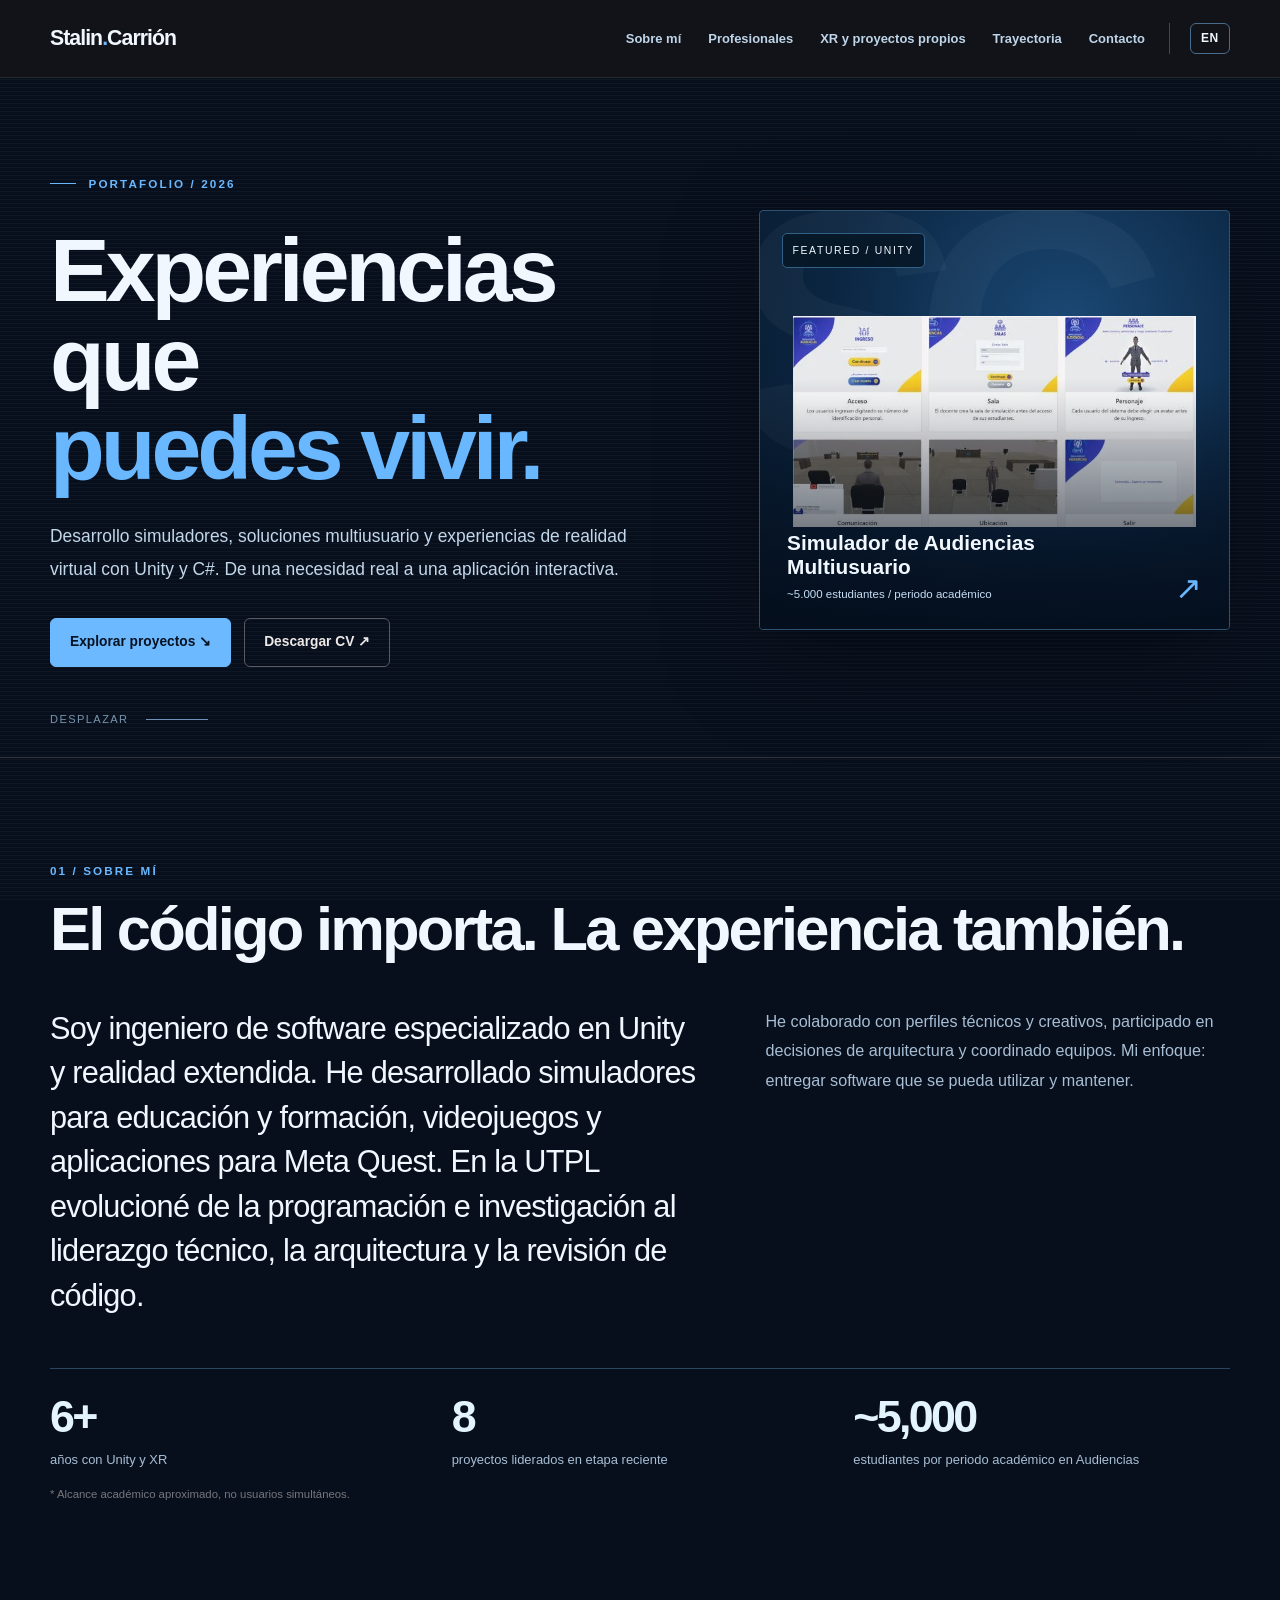
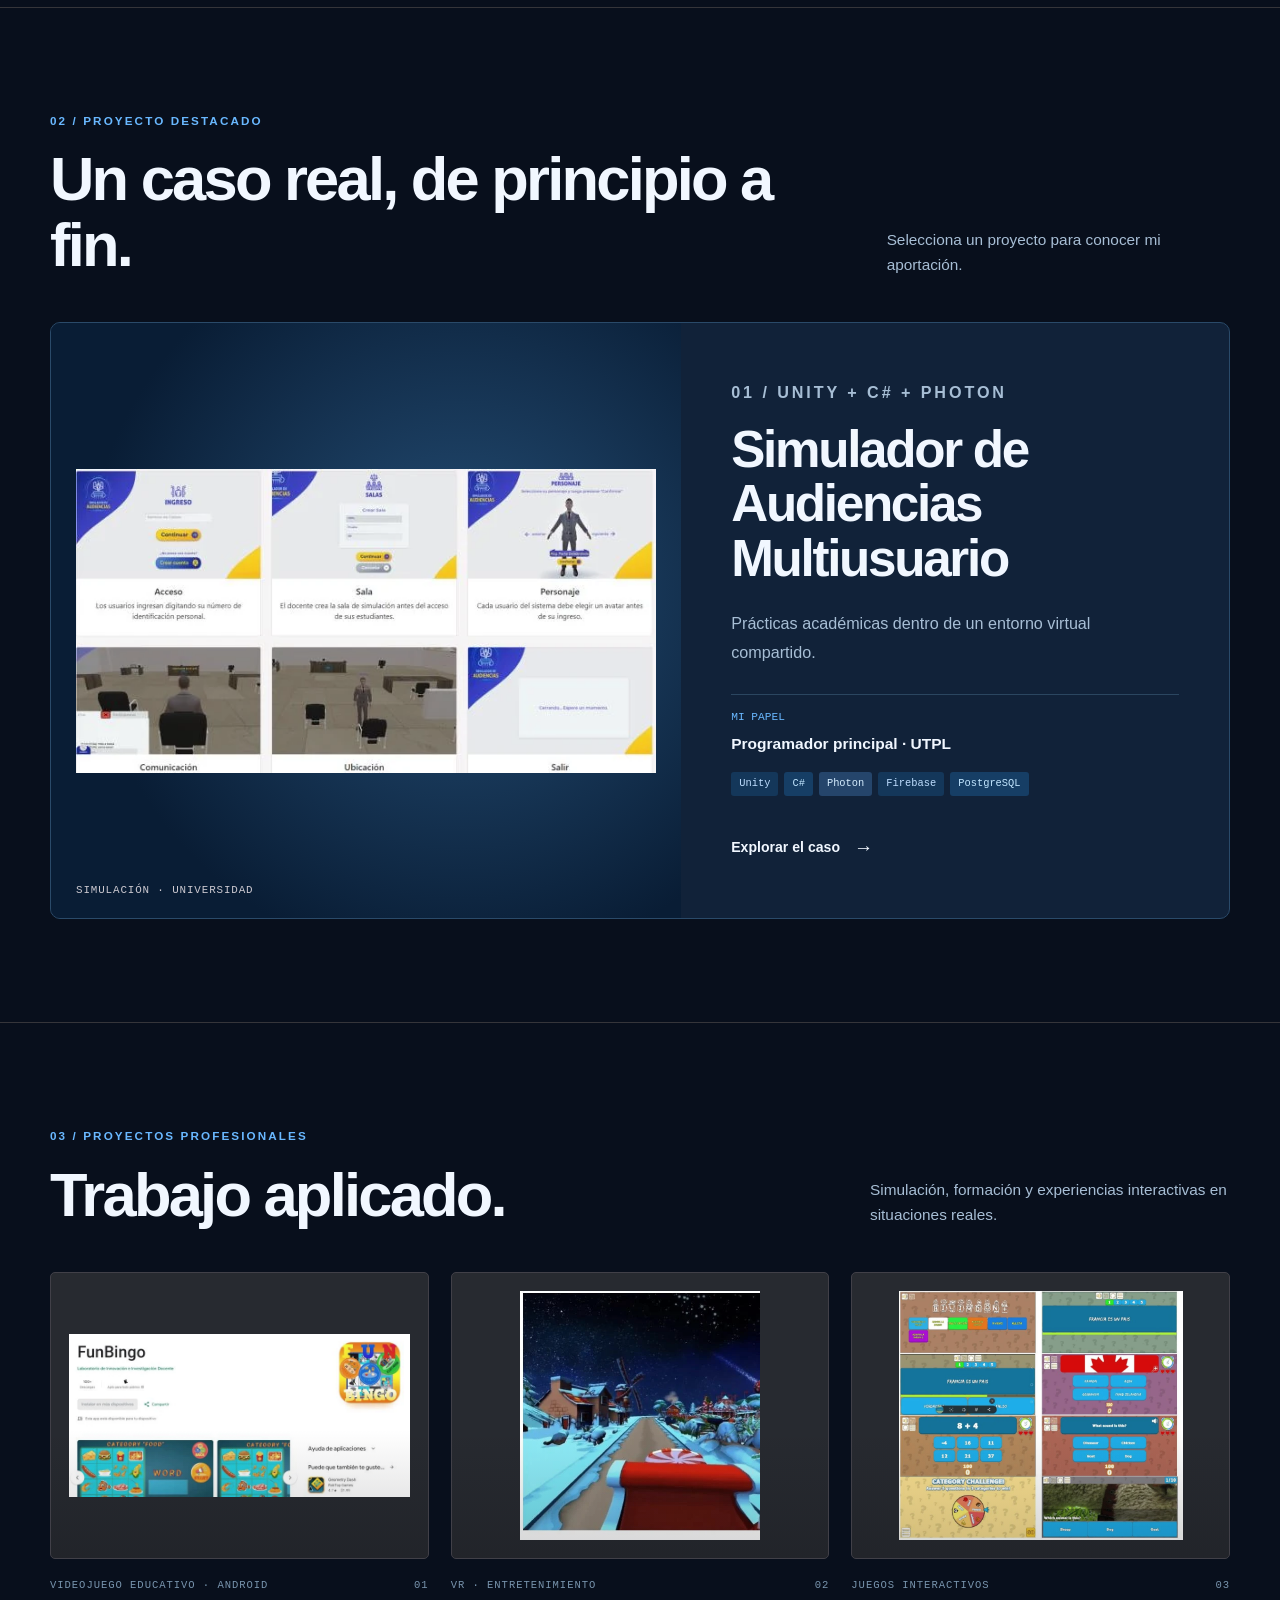
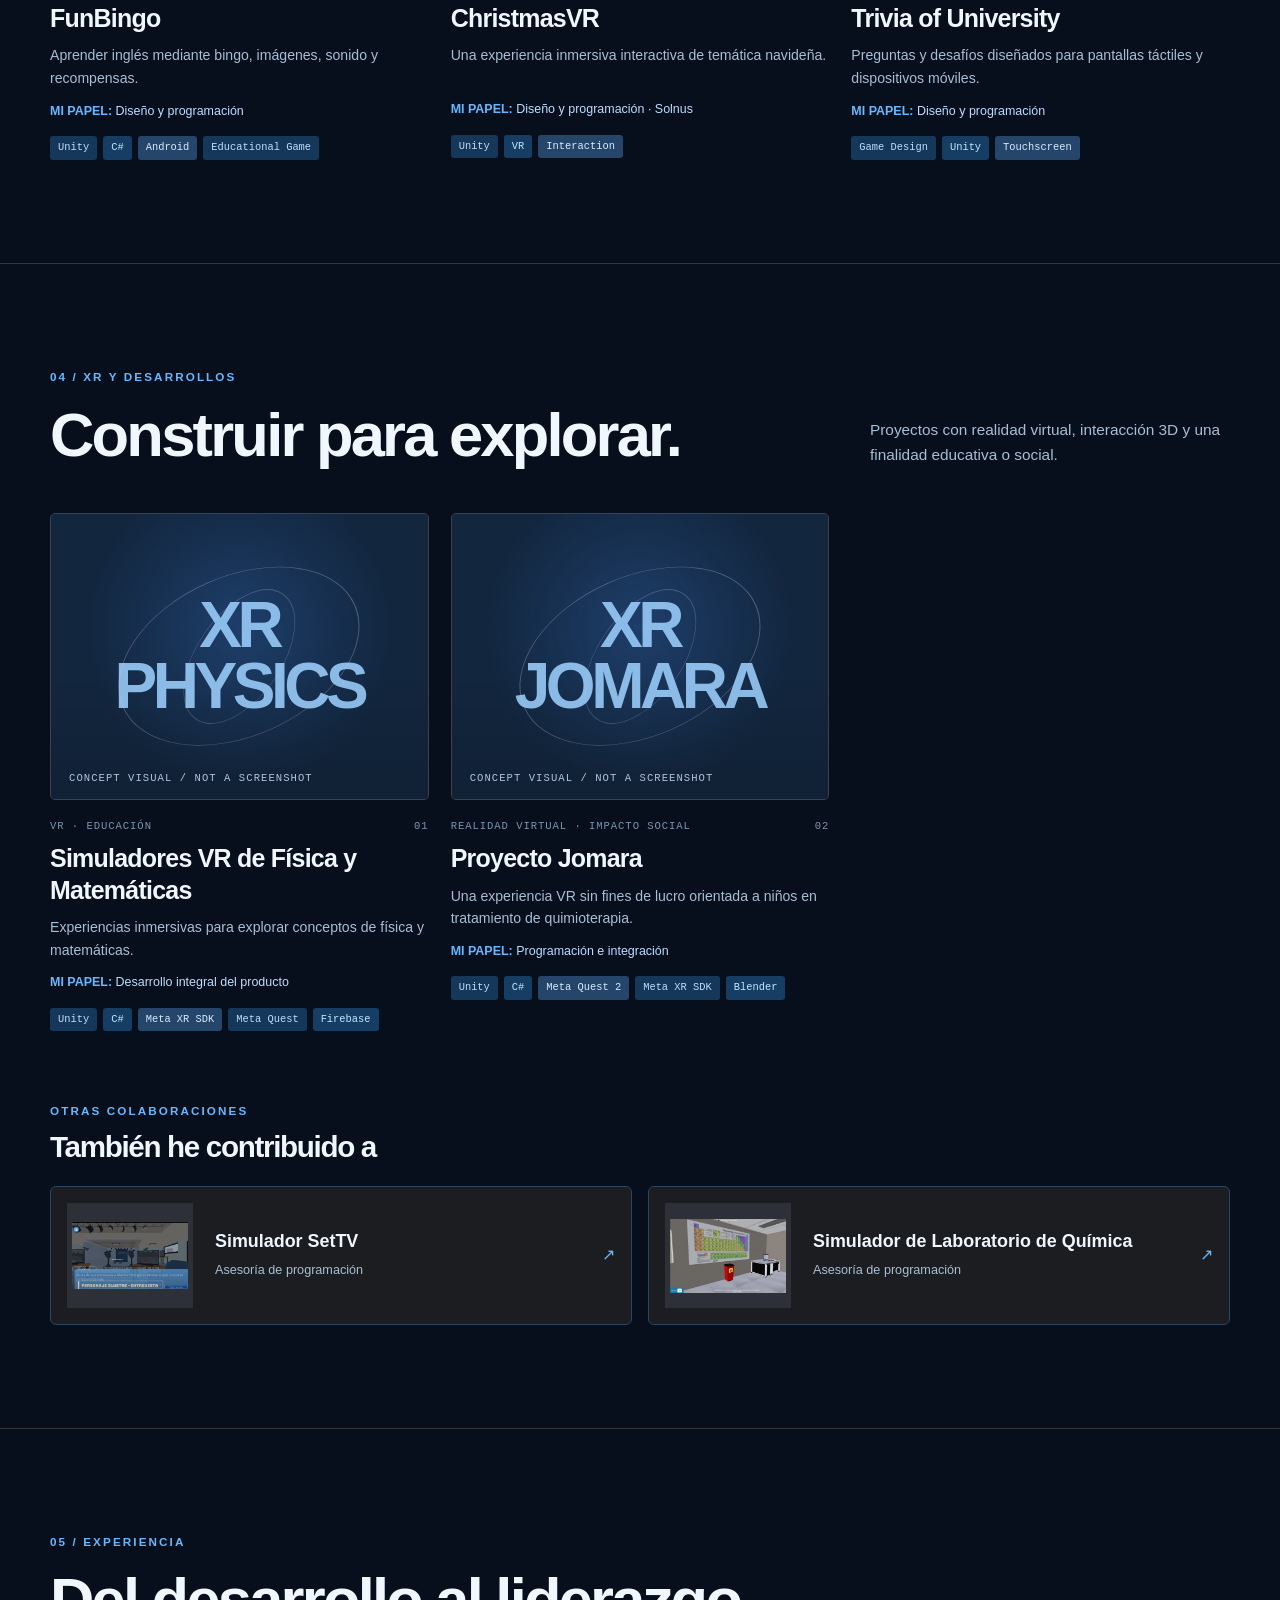
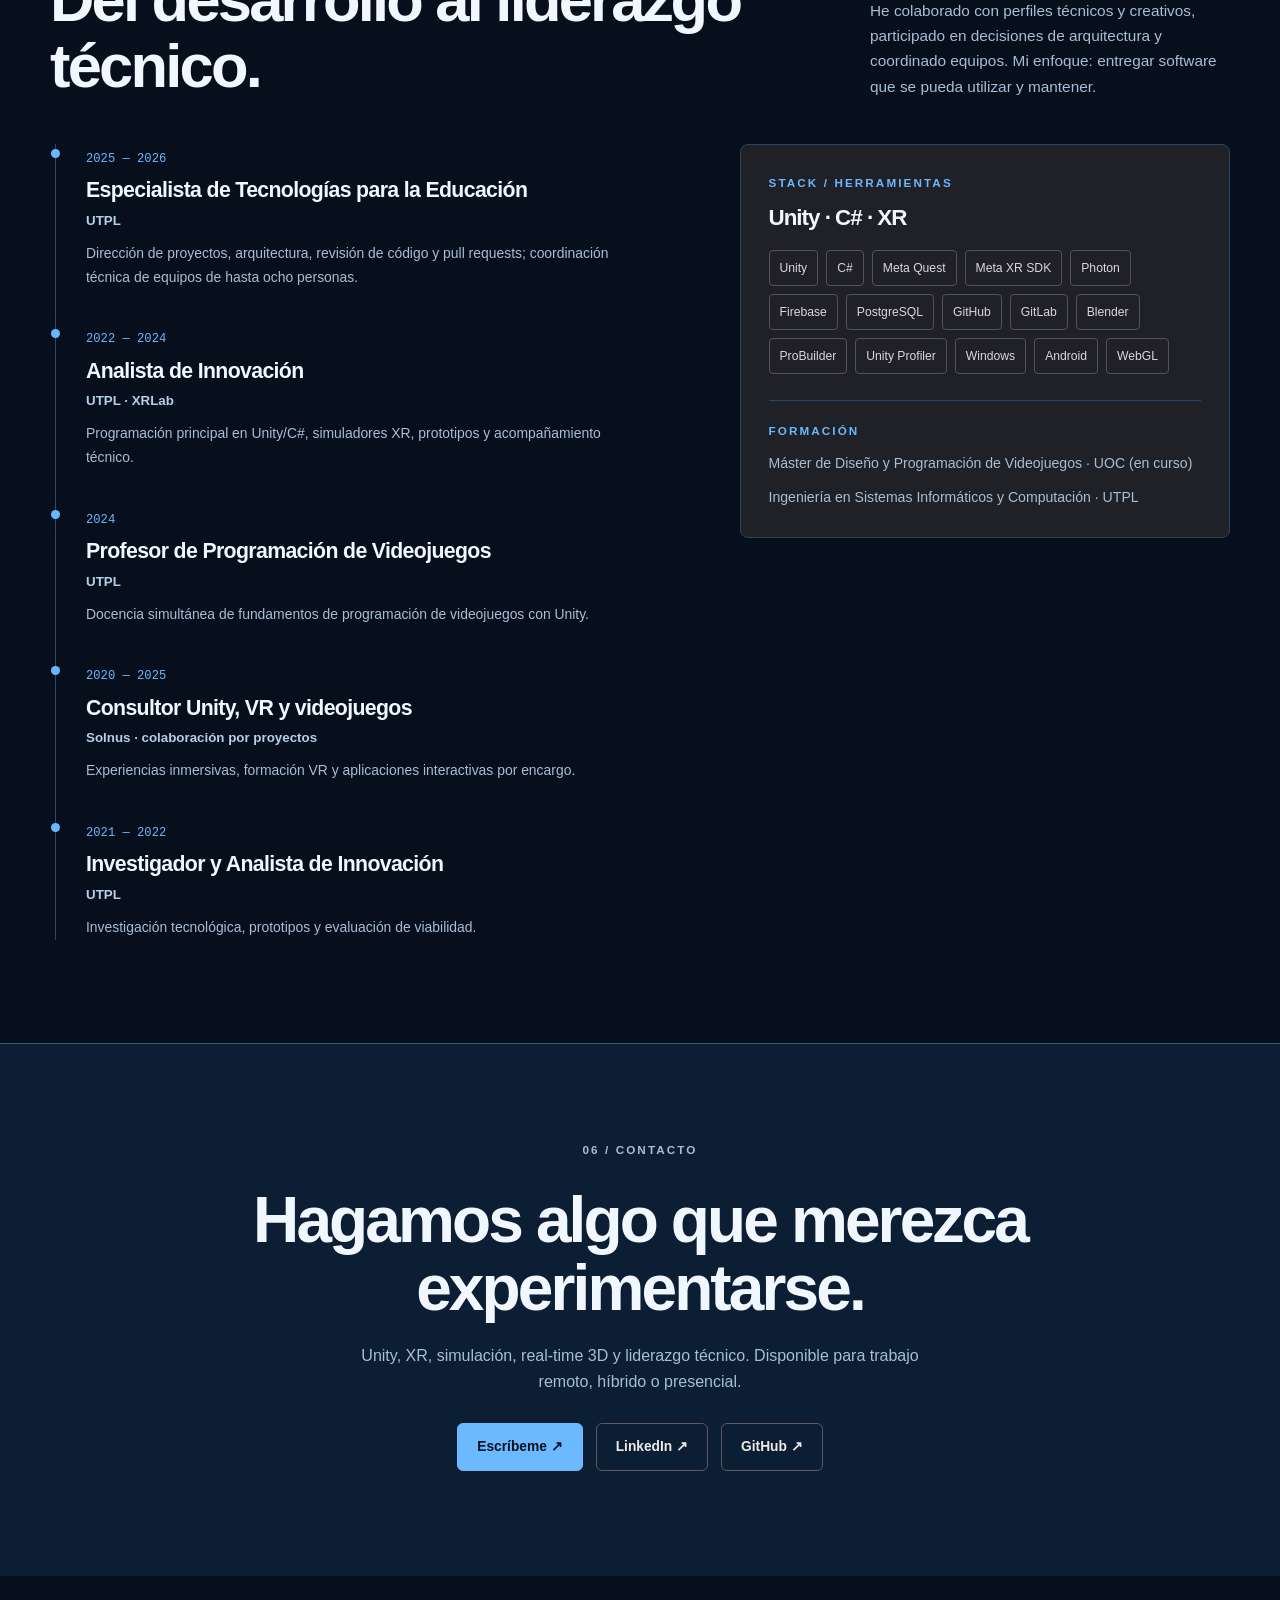
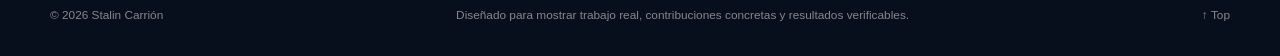
<file: index.html>
<!doctype html>
<html lang="es">
<head>
  <meta charset="utf-8">
  <meta name="viewport" content="width=device-width,initial-scale=1">
  <meta name="theme-color" content="#141518">
  <meta name="description" content="Desarrollo Unity y XR, simulación multiusuario y realidad virtual para Meta Quest. Portafolio de Stalin Carrión con casos técnicos detallados.">
  <meta property="og:type" content="website">
  <meta property="og:title" content="Stalin Carrión | Unity & XR Developer">
  <meta property="og:description" content="Desarrollo Unity y XR, simulación multiusuario y realidad virtual para Meta Quest. Portafolio de Stalin Carrión con casos técnicos detallados.">
  <meta property="og:url" content="https://stalinfcc.github.io/stalin-carrion/">
  <meta property="og:image" content="https://stalinfcc.github.io/stalin-carrion/assets/img/audiencias.webp">
  <link rel="canonical" href="https://stalinfcc.github.io/stalin-carrion/">
  <link rel="alternate" hreflang="es" href="https://stalinfcc.github.io/stalin-carrion/">
  <link rel="alternate" hreflang="en" href="https://stalinfcc.github.io/stalin-carrion/en.html">
  <title>Stalin Carrión | Unity & XR Developer</title>
  <link rel="stylesheet" href="portfolio.css">
</head>
<body data-page="home">
  <div id="site-root"></div>
  <noscript><main style="max-width:860px;margin:60px auto;padding:24px;color:white;font:20px system-ui">
    <h1>Stalin Carrión — Unity & XR Developer</h1>
    <p>Desarrollo simuladores multiusuario, videojuegos educativos y experiencias de realidad virtual con Unity y C#.</p>
    <p><a style="color:#cfbcff" href="mailto:stalinfcc96@gmail.com">stalinfcc96@gmail.com</a> · <a style="color:#cfbcff" href="assets/CV_Stalin_Carrion.pdf">CV PDF</a></p>
  </main></noscript>
  <script src="config.js"></script>
  <script src="portfolio-data.js"></script>
  <script src="portfolio.js"></script>
</body>
</html>
</file>
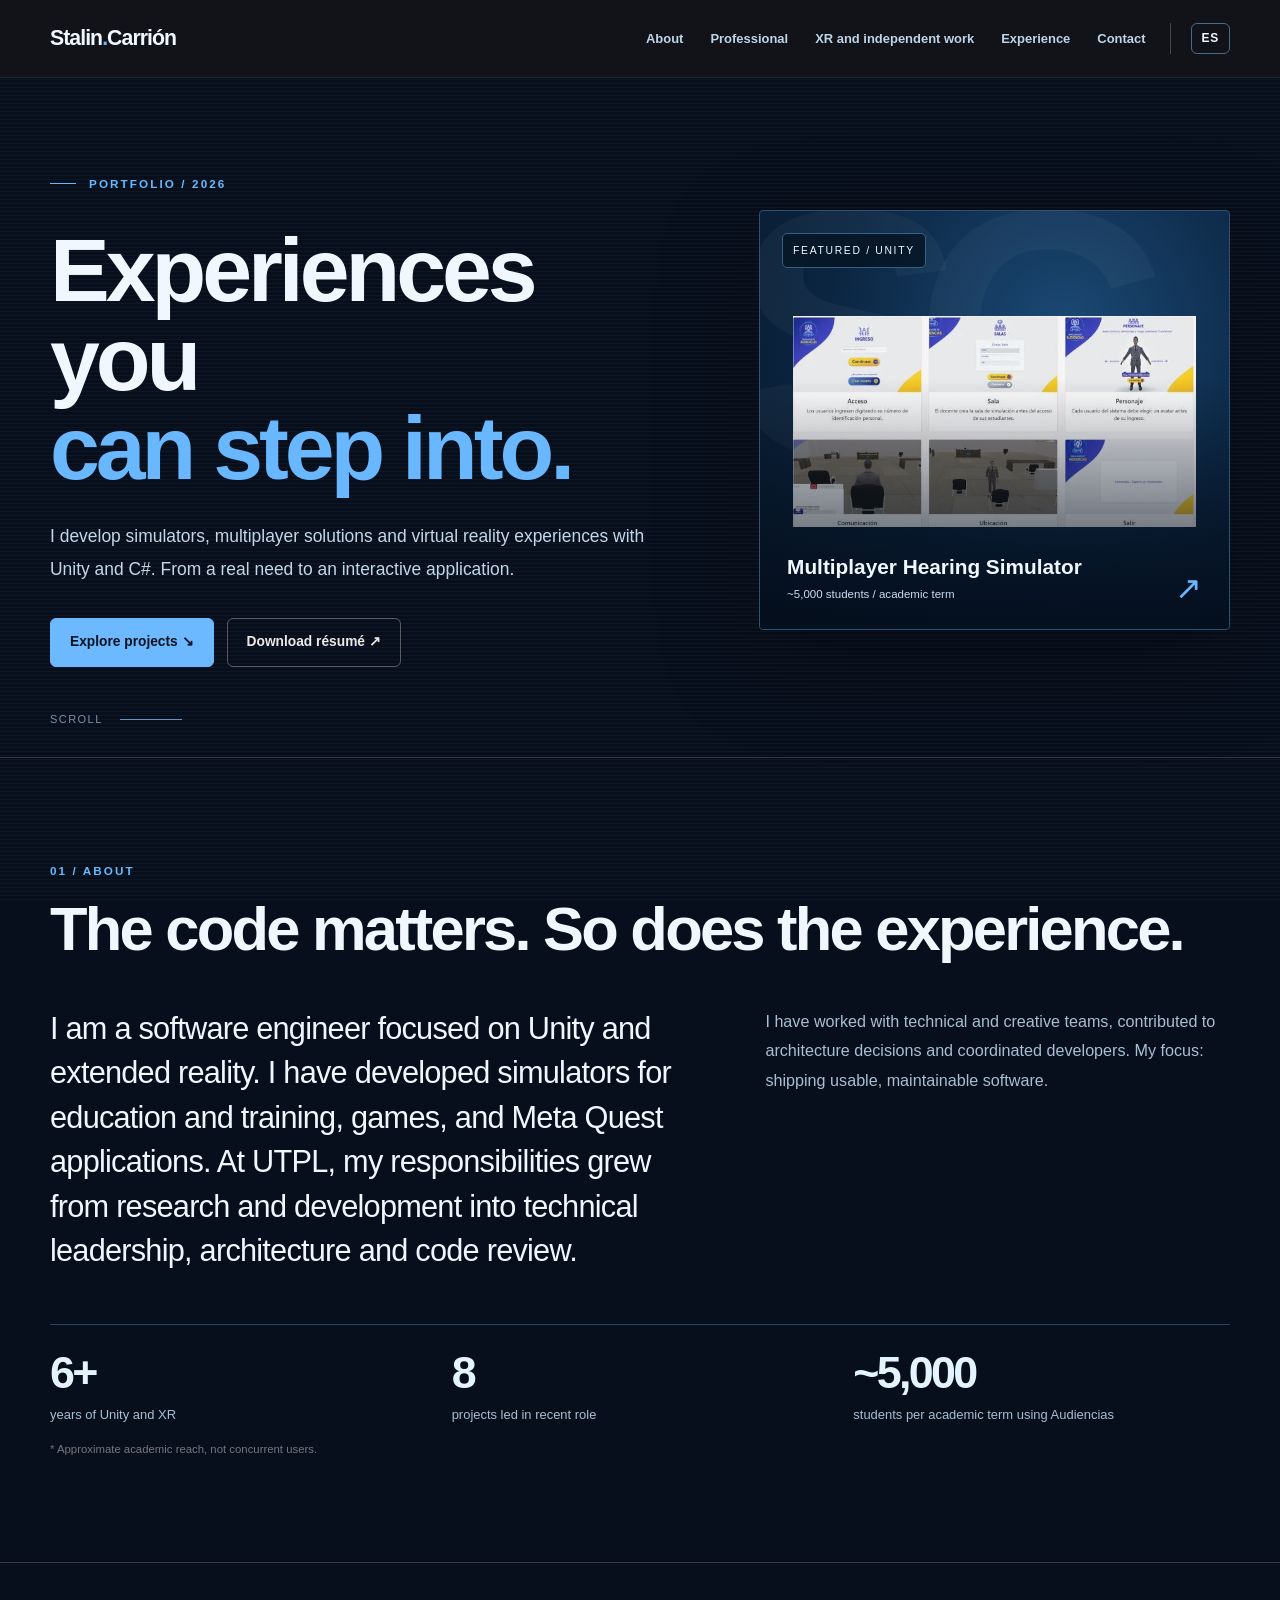
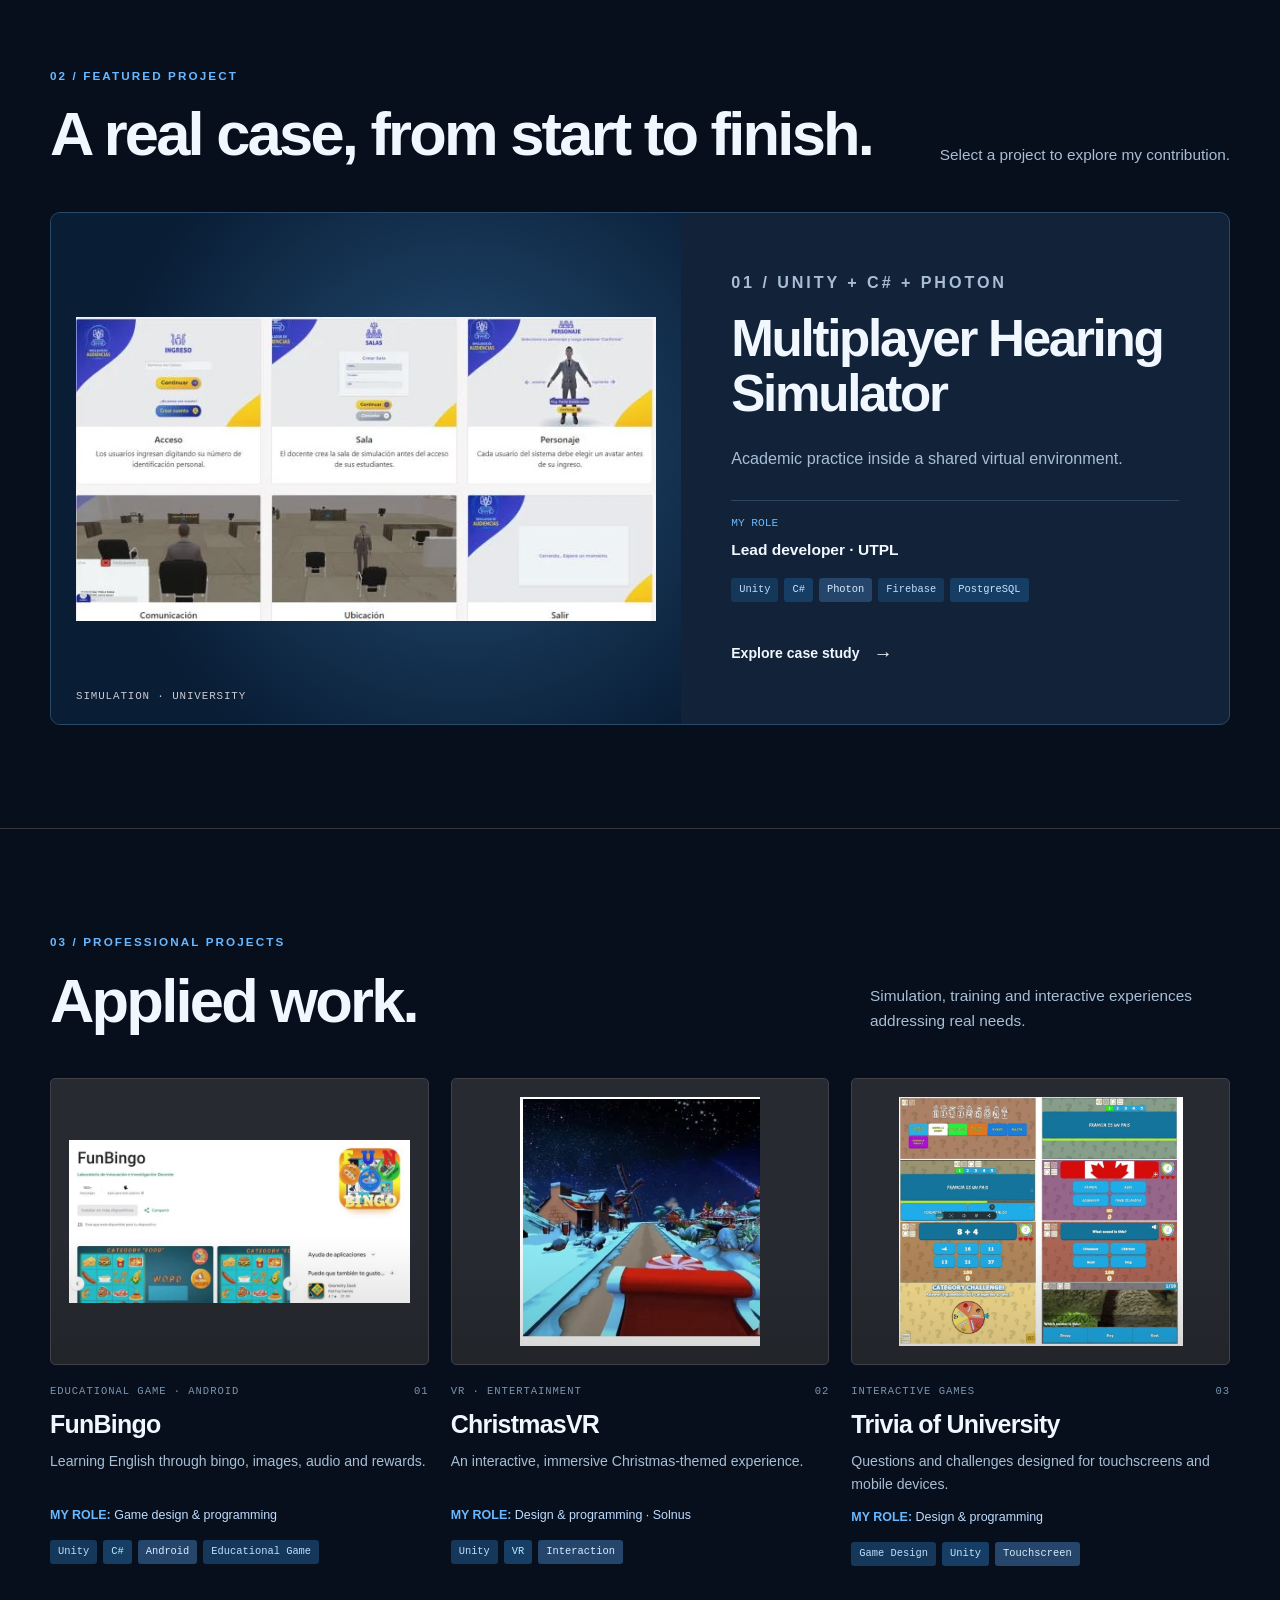
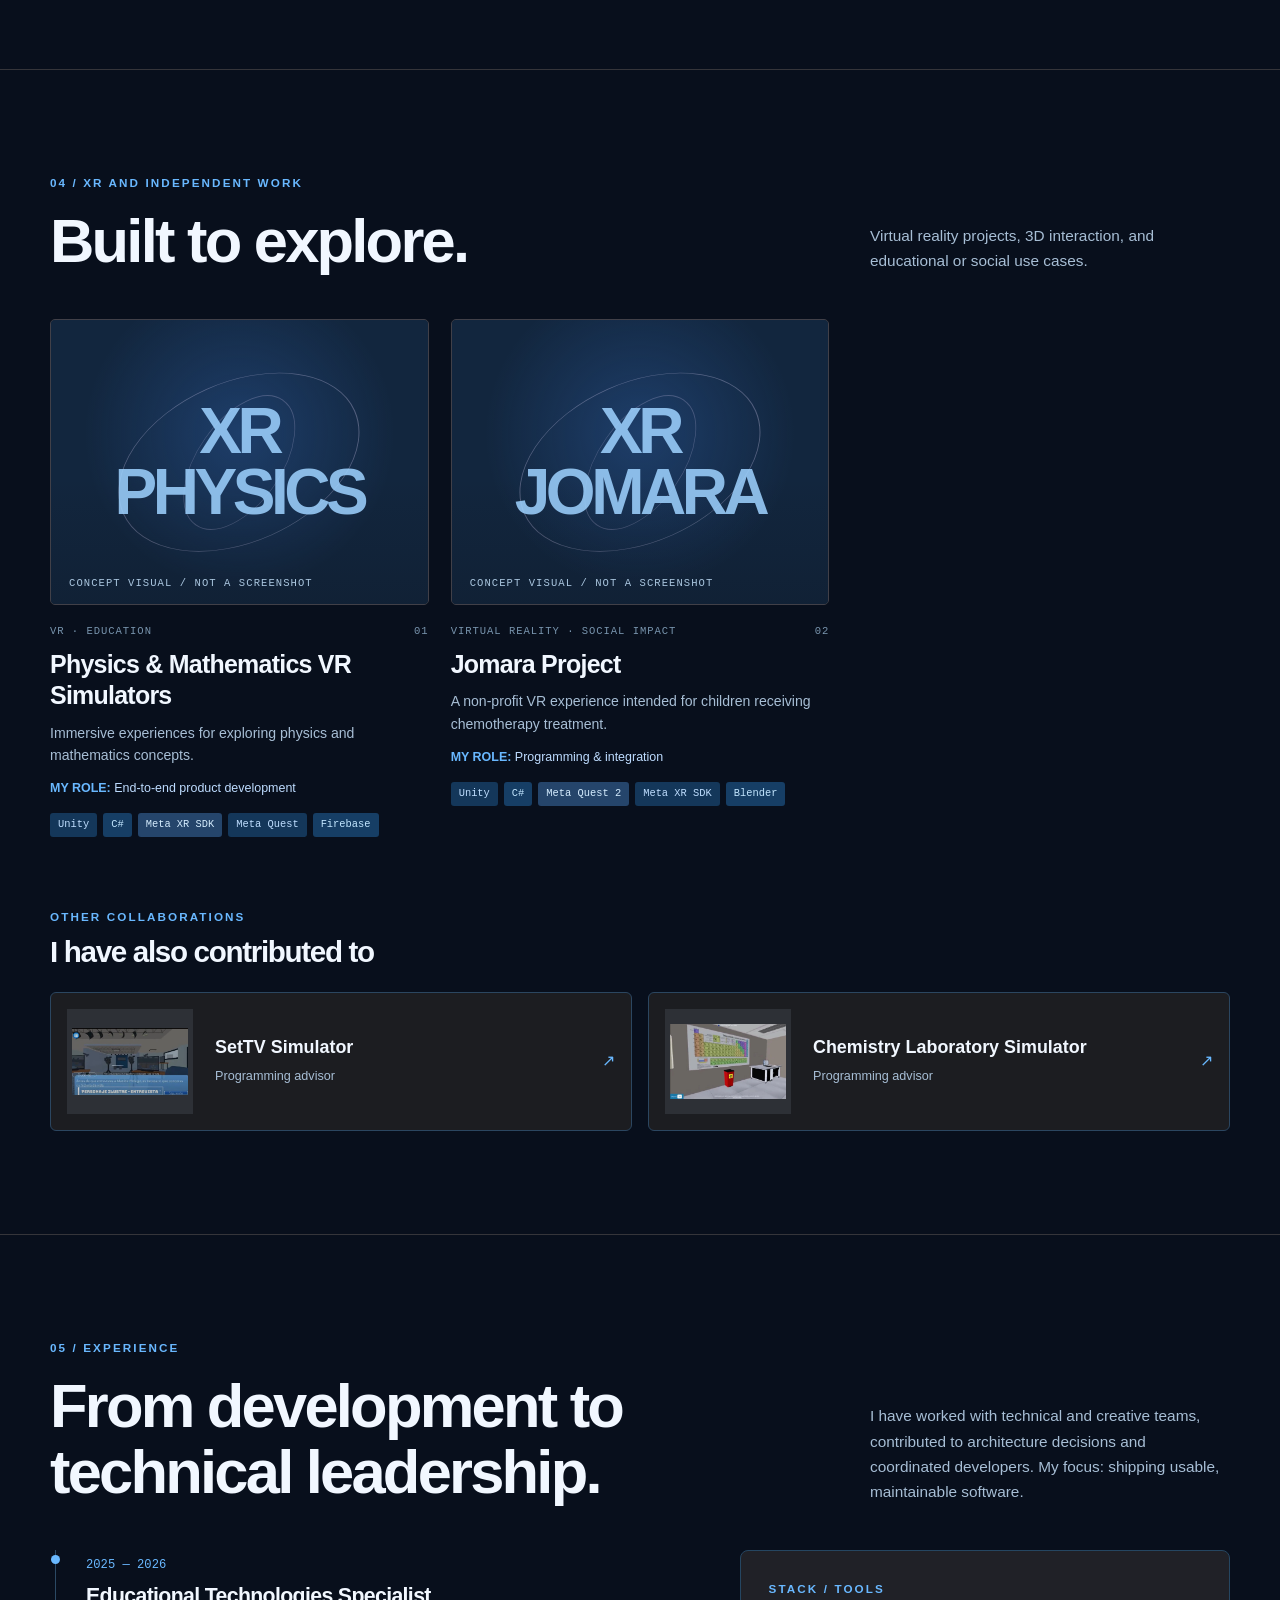
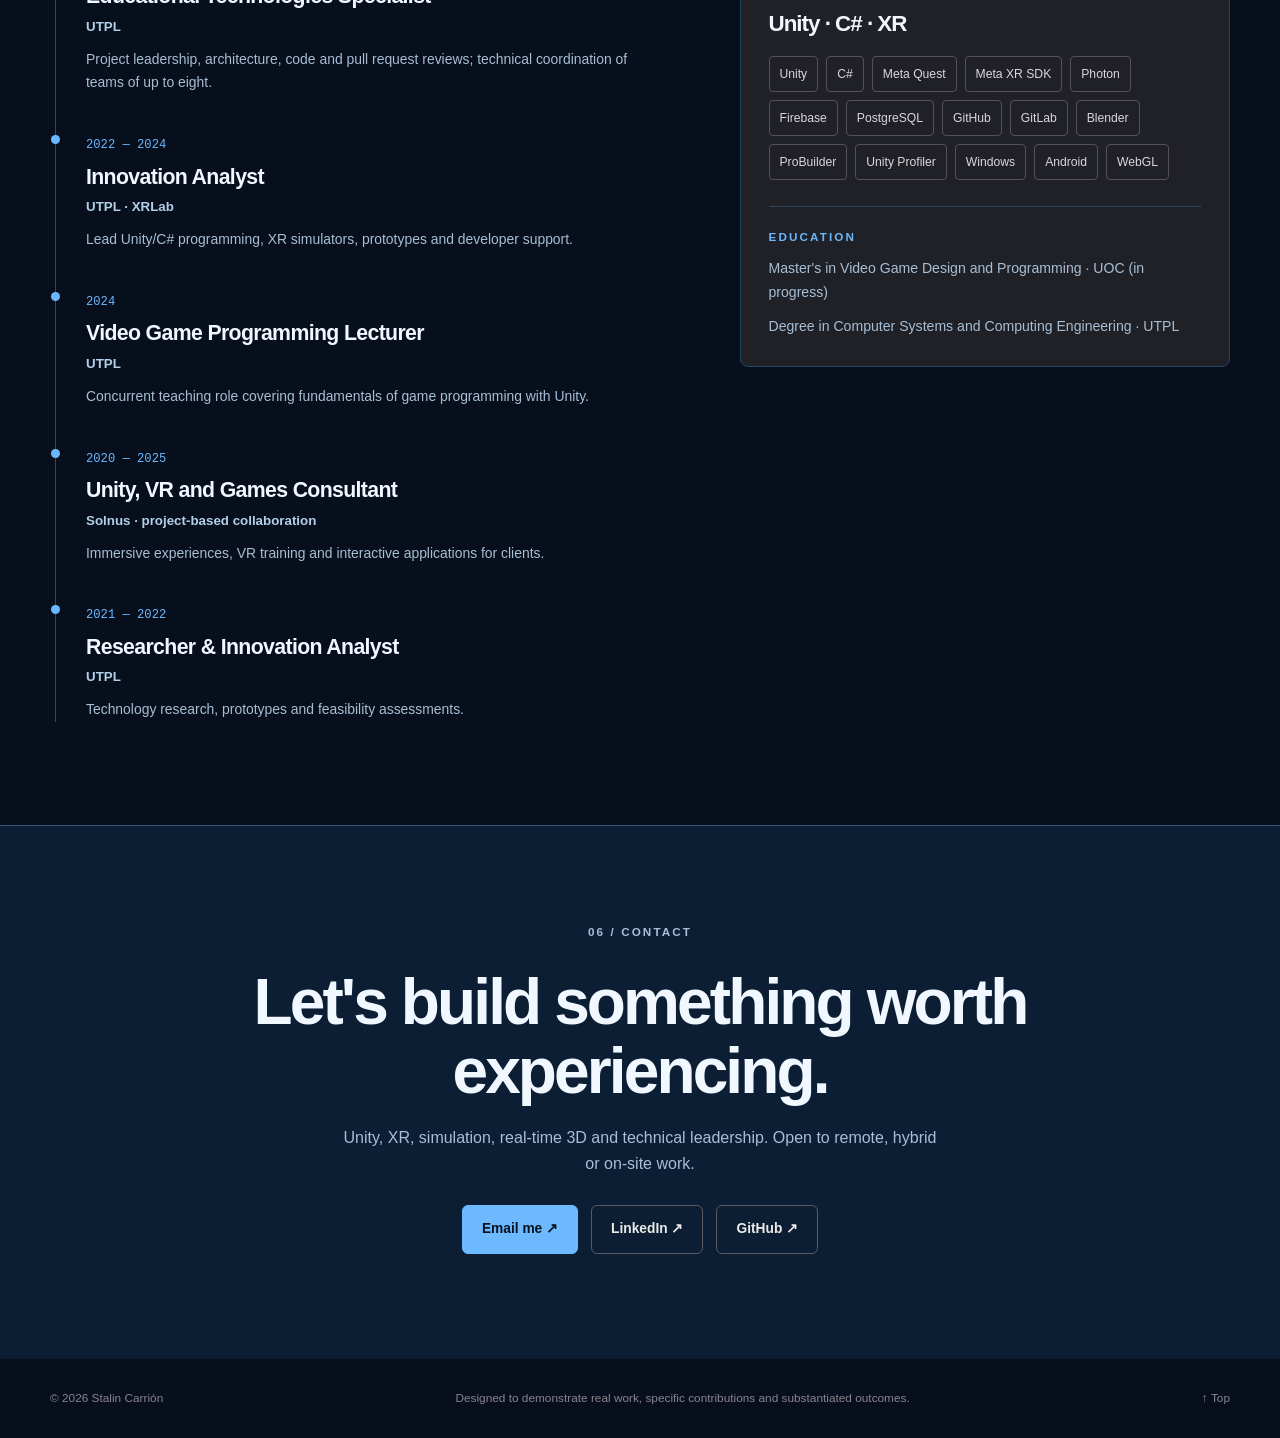
<file: en.html>
<!doctype html>
<html lang="en">
<head>
  <meta charset="utf-8">
  <meta name="viewport" content="width=device-width,initial-scale=1">
  <meta name="theme-color" content="#141518">
  <meta name="description" content="Unity, C#, multiplayer simulation and VR for Meta Quest. Portfolio and detailed technical case studies of Stalin Carrión.">
  <meta property="og:type" content="website">
  <meta property="og:title" content="Stalin Carrión | Unity & XR Developer">
  <meta property="og:description" content="Unity, C#, multiplayer simulation and VR for Meta Quest. Portfolio and detailed technical case studies of Stalin Carrión.">
  <meta property="og:url" content="https://stalinfcc.github.io/stalin-carrion/en.html">
  <meta property="og:image" content="https://stalinfcc.github.io/stalin-carrion/assets/img/audiencias.webp">
  <link rel="canonical" href="https://stalinfcc.github.io/stalin-carrion/en.html">
  <link rel="alternate" hreflang="es" href="https://stalinfcc.github.io/stalin-carrion/">
  <link rel="alternate" hreflang="en" href="https://stalinfcc.github.io/stalin-carrion/en.html">
  <title>Stalin Carrión | Unity & XR Developer</title>
  <link rel="stylesheet" href="portfolio.css">
</head>
<body data-page="home">
  <div id="site-root"></div>
  <noscript><main style="max-width:860px;margin:60px auto;padding:24px;color:white;font:20px system-ui">
    <h1>Stalin Carrión — Unity & XR Developer</h1>
    <p>I develop multiplayer simulators, educational games and virtual reality experiences with Unity and C#.</p>
    <p><a style="color:#cfbcff" href="mailto:stalinfcc96@gmail.com">stalinfcc96@gmail.com</a> · <a style="color:#cfbcff" href="assets/CV_Stalin_Carrion.pdf">CV PDF</a></p>
  </main></noscript>
  <script src="config.js"></script>
  <script src="portfolio-data.js"></script>
  <script src="portfolio.js"></script>
</body>
</html>
</file>
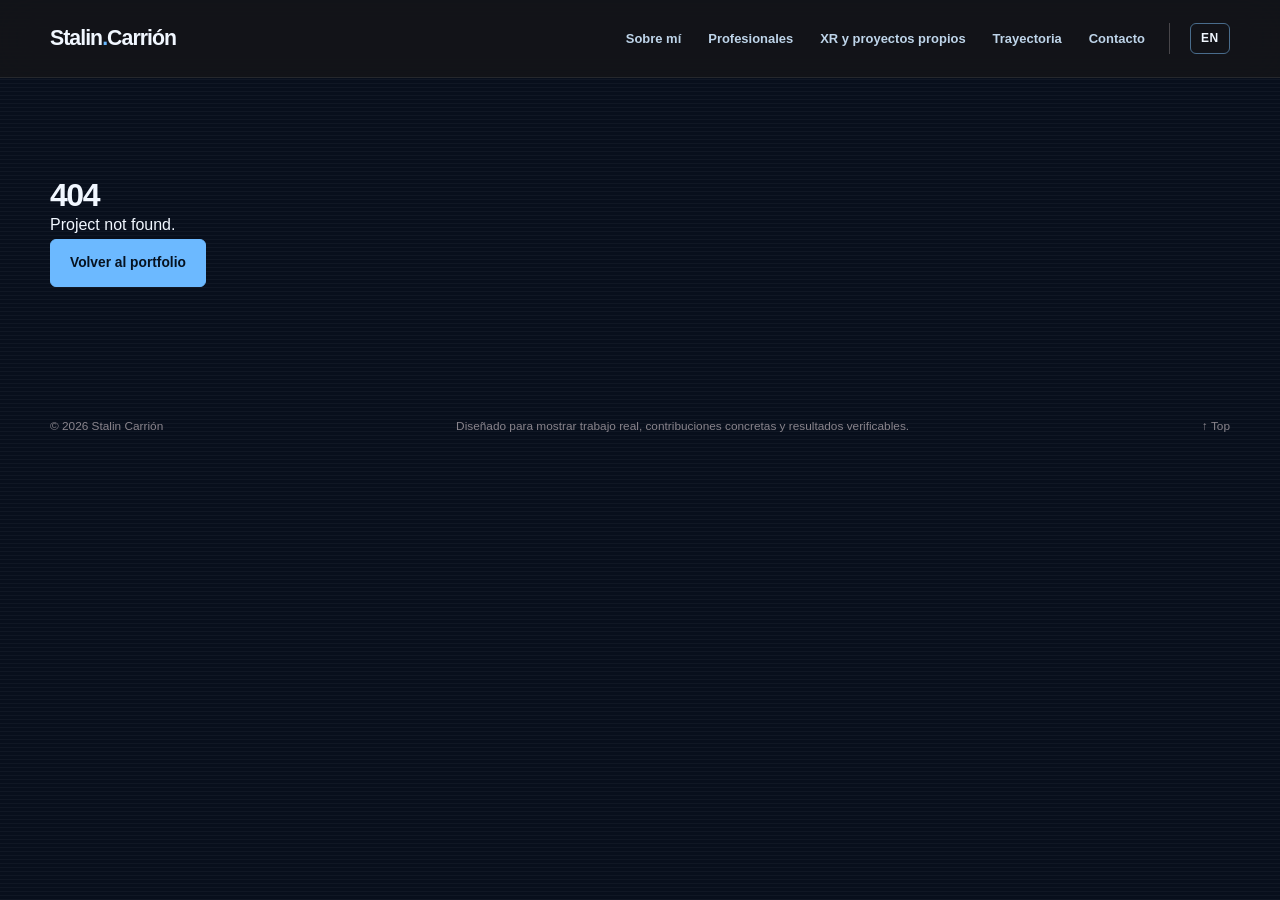
<file: project.html>
<!doctype html>
<html lang="es">
<head>
  <meta charset="utf-8">
  <meta name="viewport" content="width=device-width,initial-scale=1">
  <meta name="theme-color" content="#141518">
  <meta name="description" content="Detalles técnicos del proyecto Unity/XR de Stalin Carrión: problema, solución, contribución y resultado.">
  <title>Case Study | Stalin Carrión</title>
  <link rel="stylesheet" href="portfolio.css">
</head>
<body data-page="case">
  <div id="site-root"></div>
  <noscript><main style="max-width:860px;margin:60px auto;padding:24px;color:white;font:20px system-ui"><h1>Stalin Carrión</h1><a href="index.html" style="color:#cfbcff">Portfolio</a></main></noscript>
  <script src="config.js"></script>
  <script src="portfolio-data.js"></script>
  <script src="portfolio.js"></script>
</body>
</html>
</file>
<file: portfolio.css>
/* Hugo-inspired visual language, independently implemented for Stalin Carrión. */
:root{
  color-scheme:dark;--bg:#080F1C;--panel:#112239;--panel2:#172F4B;--line:#2B4660;
  --text:#F1F7FF;--muted:#A7BED5;--subtle:#7894AD;--accent:#69B8FF;--accent2:#9EDCFF;
  --radius:12px;--font:"Segoe UI",Inter,Arial,sans-serif;--ease:cubic-bezier(.2,.72,.15,1);
}
*{box-sizing:border-box}
html{scroll-behavior:smooth;scroll-padding-top:100px}
body{margin:0;background:var(--bg);color:var(--text);font:16px/1.65 var(--font);-webkit-font-smoothing:antialiased;overflow-x:hidden}
body:before{content:"";position:fixed;inset:0;pointer-events:none;z-index:-1;opacity:.035;background:repeating-linear-gradient(0deg,#fff 0 1px,transparent 1px 4px)}
a{color:inherit;text-decoration:none}button{font:inherit}img{max-width:100%;display:block}
:focus-visible{outline:2px solid var(--accent);outline-offset:4px}
button,a{-webkit-tap-highlight-color:transparent}
h1,h2,h3,h4,p{margin:0}h1,h2,h3{line-height:1.07;letter-spacing:-.045em}
.container{width:min(1180px,calc(100% - 80px));margin:0 auto}
.sr-only{position:absolute!important;width:1px;height:1px;clip:rect(0,0,0,0);overflow:hidden;white-space:nowrap}
.skip{position:fixed;top:12px;left:12px;z-index:110;transform:translateY(-180%);padding:10px 16px;background:white;color:#111;border-radius:5px}
.skip:focus{transform:none}
.progress-track{position:fixed;top:0;left:0;width:100%;height:2px;background:transparent;z-index:103;pointer-events:none}
.progress-bar{display:block;height:100%;width:100%;background:var(--accent);transform-origin:left;transform:scaleX(0)}
.site-header{position:sticky;z-index:90;top:0;background:rgba(20,21,24,.89);border-bottom:1px solid rgba(255,255,255,.09);backdrop-filter:blur(20px);transition:background .25s}
.site-header.scrolled{background:rgba(16,17,20,.96)}
.nav-inner{min-height:77px;display:flex;align-items:center;gap:24px}
.logo{font-size:1.33rem;font-weight:750;white-space:nowrap;letter-spacing:-.045em}.logo-dot{color:var(--accent)}
.main-nav{display:flex;align-items:center;gap:27px;margin-left:auto}
.main-nav a{font:.81rem/1.5 var(--font);font-weight:640;color:#BED4E9;transition:color .2s}
.main-nav a:hover,.main-nav a[aria-current="page"]{color:white}
.nav-tools{display:flex;align-items:center;gap:12px;border-left:1px solid #48464a;padding-left:20px}
.lang-switch{border:1px solid #496C8C;border-radius:6px;padding:5px 10px;color:var(--text);font-weight:700;letter-spacing:.06em;font-size:.75rem}
.lang-switch:hover{background:#36303d;border-color:var(--accent)}
.mobile-menu{display:none;background:transparent;border:1px solid var(--line);border-radius:7px;color:white;padding:6px 10px;cursor:pointer}
.hero{min-height:635px;padding:96px 0 90px;position:relative;display:grid;grid-template-columns:1.15fr .85fr;align-items:center;gap:72px}
.eyebrow{font-size:.73rem;letter-spacing:.18em;font-weight:740;text-transform:uppercase;color:var(--accent)}
.hero-eyebrow{display:flex;gap:13px;align-items:center;margin-bottom:33px}
.hero-eyebrow:before{content:"";width:26px;height:1px;background:var(--accent)}
.hero-title{font-size:clamp(3.75rem,7vw,7.4rem);font-weight:780;line-height:.99}
.hero-title em{font-style:normal;color:var(--accent)}
.hero-lead{color:#C3D7EA;line-height:1.85;max-width:600px;font-size:1.09rem;margin-top:28px}
.hero-actions{display:flex;flex-wrap:wrap;gap:13px;margin-top:33px}
.button{min-height:48px;padding:12px 19px;display:inline-flex;align-items:center;gap:16px;justify-content:center;border-radius:6px;border:1px solid #5c5a61;font-size:.86rem;font-weight:700;transition:transform .24s var(--ease),border-color .2s,background .2s}
.button:hover{transform:translateY(-3px);border-color:#8AC8FF}
.button.primary{background:#6CB9FF;color:#061220;border-color:#6CB9FF}.button.primary:hover{background:#8AC8FF}
.button.secondary{color:#ece9e7}
.hero-art{min-width:0;position:relative;min-height:420px;border-radius:4px;isolation:isolate;background:#14263C;overflow:hidden;border:1px solid #2D5271;box-shadow:0 30px 100px rgba(0,0,0,.25)}
.hero-art:before{content:"SC";position:absolute;font-size:22rem;left:-6%;top:-13%;font-weight:850;letter-spacing:-.15em;line-height:1;color:rgba(255,255,255,.035);z-index:-1}
.hero-art img{width:100%;height:100%;min-height:420px;object-fit:contain;padding:33px;filter:saturate(.82)}
.hero-art:after{content:"";inset:0;position:absolute;pointer-events:none;background:linear-gradient(transparent 45%,rgba(9,10,14,.78))}
.hero-art-caption{position:absolute;bottom:25px;left:27px;right:27px;z-index:1;display:flex;justify-content:space-between;align-items:end;gap:12px}
.hero-art-caption strong{display:block;font-size:1.3rem;line-height:1.13}.hero-art-caption small{display:block;margin-top:7px;color:#C6DEF5;font-size:.72rem}.hero-art-caption .arrow{font-size:2rem;line-height:1;color:var(--accent)}
.hero-corner{position:absolute;z-index:2;top:22px;left:22px;background:#0B2036e3;font-size:.65rem;letter-spacing:.16em;padding:8px 10px;border:1px solid #6b616a;border-radius:5px}
.scroll-cue{position:absolute;bottom:28px;left:0;color:var(--subtle);font-size:.69rem;letter-spacing:.13em;display:flex;gap:17px;align-items:center}.scroll-cue:after{content:"";width:62px;height:1px;background:#6C92BA}
.hero-intro{animation:heroArrive .95s var(--ease) both}.hero-art{animation:heroArrive 1.1s .12s var(--ease) both}
@keyframes heroArrive{from{opacity:0;transform:translateY(32px)}to{opacity:1;transform:translateY(0)}}
.section{padding:103px 0;border-top:1px solid #35353a}
.section-head{display:flex;justify-content:space-between;align-items:end;gap:45px;margin-bottom:45px}
.section-head h2{font-size:clamp(2.55rem,4.8vw,4.65rem);font-weight:710;margin-top:16px}
.section-head>p{max-width:360px;color:var(--muted);font-size:.96rem}
.section-head .section-counter{color:#7B9CBA;font-family:ui-monospace,monospace;margin-right:11px}
.about-grid{display:grid;grid-template-columns:1.4fr 1fr;gap:65px;align-items:start}
.about-statement{font-size:clamp(1.55rem,2.4vw,2.3rem);font-weight:520;line-height:1.45;letter-spacing:-.025em;max-width:680px}
.about-desc{color:var(--muted);font-size:1.01rem;line-height:1.85}
.about-stats{display:grid;grid-template-columns:repeat(3,1fr);border-top:1px solid var(--line);margin-top:50px;padding-top:23px;gap:25px}
.stat-value{font-size:clamp(2rem,3.5vw,3.15rem);font-weight:730;line-height:1.1;letter-spacing:-.06em;color:#E4F4FF}
.stat-label{margin-top:8px;color:var(--muted);font-size:.81rem;line-height:1.5}
.stat-note{grid-column:1/-1;color:#77767d;font-size:.71rem;margin-top:-9px}
.featured{border:1px solid #2A4A69;background:var(--panel);border-radius:10px;display:grid;grid-template-columns:1.07fr .93fr;overflow:hidden;min-height:490px;transition:border-color .3s}
.featured:hover{border-color:#7a6d85}
.featured-visual{position:relative;background:radial-gradient(circle at 65% 45%,#254F77 0%,#091D35 72%);overflow:hidden;display:flex;justify-content:center;align-items:center;padding:25px}
.featured-visual img{width:100%;max-height:440px;object-fit:contain;transition:transform .75s var(--ease);filter:saturate(.86)}
.featured:hover .featured-visual img{transform:scale(1.065)}
.featured-image-label{position:absolute;bottom:22px;left:25px;font:.68rem ui-monospace,monospace;letter-spacing:.08em;color:#ccc9d0}
.featured-copy{padding:55px 50px;display:flex;flex-direction:column;justify-content:center}
.featured-copy h3{font-size:clamp(2.2rem,4vw,4.15rem);font-weight:690;margin:15px 0 22px}
.featured-copy p{color:var(--muted);font-size:1.01rem;line-height:1.8}
.featured-role{border-top:1px solid var(--line);margin-top:27px;padding-top:15px}
.featured-role small{font:.7rem/1.4 ui-monospace,monospace;color:var(--accent);display:block;margin-bottom:5px}
.featured-role strong{font-size:.97rem}
.text-arrow{display:inline-flex;align-items:center;gap:14px;font-size:.88rem;font-weight:750;margin-top:36px}
.text-arrow span{font-size:1.2rem;transition:transform .25s}.featured:hover .text-arrow span{transform:translateX(5px)}
.project-grid{display:grid;grid-template-columns:repeat(3,minmax(0,1fr));gap:42px 22px}
.project-card{min-width:0;display:block;position:relative;cursor:pointer}
.project-art{position:relative;aspect-ratio:1.32;background:#272a30;border:1px solid #414048;border-radius:5px;overflow:hidden;display:flex;align-items:center;justify-content:center;isolation:isolate;transition:border-color .25s}
.project-card:hover .project-art,.project-card:focus-visible .project-art{border-color:#77BFFF}
.project-art img{width:100%;height:100%;object-fit:contain;padding:18px;transition:transform .65s var(--ease),filter .55s;filter:saturate(.8)}
.project-card:hover .project-art img{transform:scale(1.065);filter:saturate(1.05)}
.project-art:after{content:"";position:absolute;inset:0;background:linear-gradient(transparent 55%,rgba(10,10,14,.18));pointer-events:none}
.project-arrow{position:absolute;right:14px;top:14px;border-radius:99px;width:36px;height:36px;display:grid;place-items:center;background:rgba(18,18,22,.85);border:1px solid #707078;color:#eee;z-index:2;font-size:1.25rem;opacity:0;transform:translate(-8px,8px);transition:.3s}
.project-card:hover .project-arrow,.project-card:focus-visible .project-arrow{opacity:1;transform:none}
.project-kicker{display:flex;justify-content:space-between;gap:15px;font:.66rem/1.5 ui-monospace,monospace;color:var(--subtle);letter-spacing:.09em;margin-top:19px}
.project-card h3{font-size:1.56rem;line-height:1.25;font-weight:690;letter-spacing:-.03em;margin:9px 0 10px}
.project-card p{font-size:.88rem;color:var(--muted);min-height:44px;line-height:1.62}
.tag-list{display:flex;flex-wrap:wrap;gap:6px;margin-top:15px}
.tag{background:#14375A;color:#BFDEFF;font:.65rem/1.5 ui-monospace,monospace;padding:4px 8px;border-radius:3px;white-space:nowrap}
.tag:nth-child(3n + 2){background:#19334F;color:#C2E5FF}.tag:nth-child(3n){background:#183B5D;color:#C0DDFF}
.concept-art{width:100%;height:100%;display:grid;place-items:center;position:relative;overflow:hidden;background:radial-gradient(circle at 50% 42%,rgba(210,196,244,.16),transparent 55%),#162944}
.concept-art:before{content:"";width:67%;aspect-ratio:1;border:1px solid rgba(234,220,255,.29);border-radius:50%;position:absolute;transform:rotate(-24deg) scaleY(.63)}
.concept-art:after{content:"";width:40%;aspect-ratio:1;border:1px solid rgba(234,220,255,.22);border-radius:50%;position:absolute;transform:rotate(35deg) scaleX(.55)}
.concept-art strong{z-index:1;position:relative;font-size:clamp(2.4rem,5vw,5rem);line-height:.95;letter-spacing:-.07em;opacity:.86;text-align:center;font-weight:780}
.concept-art small{position:absolute;bottom:15px;left:18px;font:.66rem ui-monospace,monospace;letter-spacing:.1em;color:#AAC6DF;z-index:1}
.concept-art.blue{background:radial-gradient(circle at 50% 50%,rgba(242,147,143,.18),transparent 60%),#142C49}
.concept-art.blue{background:radial-gradient(circle at 50% 50%,rgba(184,160,240,.21),transparent 60%),#102945}
.concept-art.blue strong{color:#A3D7FF}.concept-art.blue strong{color:#88CAFF}
.more-grid{display:grid;grid-template-columns:1fr 1fr;gap:16px}
.minor-card{display:flex;gap:22px;align-items:center;background:#1c1d21;border:1px solid var(--line);padding:16px;border-radius:6px;transition:border-color .25s}
.minor-card:hover{border-color:#8e8198}
.minor-image{width:126px;height:105px;flex-shrink:0;background:#2d3036;display:grid;place-items:center}
.minor-image img{width:100%;height:100%;object-fit:contain;padding:5px}
.minor-card strong{font-size:1.12rem;display:block;line-height:1.25}.minor-card p{font-size:.79rem;color:var(--muted);margin-top:8px}.minor-card .arrow{margin-left:auto;color:var(--accent)}
.experience-wrap{display:grid;grid-template-columns:1.1fr .9fr;gap:90px}
.timeline{border-left:1px solid #2B4964;margin-left:5px}
.timeline-item{position:relative;padding:0 0 35px 30px}
.timeline-item:before{content:"";position:absolute;width:9px;height:9px;border-radius:50%;top:5px;left:-5px;background:var(--accent)}
.timeline-item:last-child{padding-bottom:0}
.timeline-period{color:var(--accent);font:.76rem ui-monospace,monospace}
.timeline-item h3{font-size:1.33rem;line-height:1.3;margin-top:7px;letter-spacing:-.03em}
.timeline-item small{color:#B2D0E9;font-weight:700;display:block;margin-top:5px}
.timeline-item p{font-size:.87rem;color:var(--muted);line-height:1.7;margin-top:10px}
.side-profile{padding:28px;background:#202127;border:1px solid #254661;border-radius:8px;align-self:start}
.side-profile h3{font-size:1.4rem;margin:14px 0 20px}
.skills-cloud{display:flex;flex-wrap:wrap;gap:8px}
.skills-cloud span{display:inline-block;padding:7px 10px;border:1px solid #55515d;font-size:.76rem;color:#dbd6dd;border-radius:4px}
.education-line{border-top:1px solid var(--line);margin-top:26px;padding-top:20px;color:var(--muted);font-size:.88rem}.education-line p+p{margin-top:11px}
.contact-block{padding:96px 0 105px;text-align:center;background:#0B1E33;border-top:1px solid #345878}
.contact-block h2{font-size:clamp(2.8rem,5vw,5rem);max-width:820px;margin:20px auto;font-weight:700}
.contact-block p{color:var(--muted);max-width:610px;margin:0 auto 27px}
.contact-links{display:flex;gap:13px;justify-content:center;flex-wrap:wrap}
.footer{padding:30px 0;display:flex;justify-content:space-between;flex-wrap:wrap;gap:15px;color:#89848c;font-size:.74rem}
.footer a:hover{color:white}
.reveal{opacity:0;transform:translateY(29px);transition:opacity .8s var(--ease),transform .8s var(--ease)}
.reveal.in{opacity:1;transform:translateY(0)}.reveal[data-delay="1"]{transition-delay:.09s}.reveal[data-delay="2"]{transition-delay:.17s}
.reveal[data-delay="3"]{transition-delay:.24s}
.detail-hero{padding-top:84px;padding-bottom:45px}
.detail-back{display:inline-flex;align-items:center;gap:11px;color:#A9CBE9;font-size:.83rem}
.detail-back:hover{color:white}
.detail-heading{margin-top:45px;display:grid;grid-template-columns:1.45fr .55fr;gap:40px;align-items:end}
.detail-heading h1{font-size:clamp(3rem,6.5vw,6.4rem);font-weight:730;max-width:920px;margin-top:16px}
.detail-heading>p{color:var(--muted);font-size:.97rem;line-height:1.75}
.detail-media{margin-top:38px;height:min(57vw,530px);min-height:330px;background:#10233B;border:1px solid var(--line);display:grid;place-items:center;overflow:hidden;position:relative}
.detail-media img{width:100%;height:100%;object-fit:contain;padding:26px}
.detail-media .concept-art{height:100%;width:100%}.detail-media .concept-art strong{font-size:clamp(5rem,13vw,12rem)}
.detail-label{position:absolute;right:17px;bottom:14px;background:#081726c9;padding:8px 12px;color:#A6C5E1;font-size:.7rem}
.detail-meta{display:grid;grid-template-columns:1fr 1fr;gap:20px;padding:35px 0;border-bottom:1px solid var(--line)}
.detail-meta strong{font-size:1.1rem;display:block;margin-top:5px}
.detail-section{display:grid;grid-template-columns:.38fr 1fr;gap:55px;padding:43px 0;border-bottom:1px solid var(--line)}
.detail-section h2{font-size:.78rem;letter-spacing:.13em;text-transform:uppercase;color:var(--accent);font-weight:750;padding-top:5px}
.detail-section p{font-size:1.12rem;line-height:1.8;color:#d2cfd1;max-width:800px}
.detail-section ul{margin:0;padding-left:19px;max-width:760px;color:#d2cfd1;font-size:1.04rem;line-height:1.85}
.detail-section li+li{margin-top:9px}
.detail-bottom{padding:42px 0 95px;display:flex;flex-wrap:wrap;justify-content:space-between;align-items:center;gap:25px}
.detail-contact{background:#102239;padding:48px;text-align:center}
.detail-contact h2{font-size:2rem;margin-bottom:20px}
@media(max-width:1050px){
 .container{width:min(1180px,calc(100% - 50px))}.hero{gap:36px}.hero-title{font-size:clamp(3.5rem,7vw,6rem)}
 .main-nav{gap:15px}.featured-copy{padding:35px}.featured{min-height:400px}
 .experience-wrap{gap:45px}.project-grid{grid-template-columns:repeat(2,minmax(0,1fr))}
}
@media(max-width:720px){
 .container{width:calc(100% - 34px)}.nav-inner{min-height:66px}.logo{font-size:1.22rem}
 .main-nav{position:absolute;top:65px;left:0;right:0;padding:16px 20px 23px;background:#0B1E30;box-shadow:0 15px 20px #05132280;border-bottom:1px solid var(--line);display:none;flex-direction:column;align-items:stretch;gap:13px}
 .main-nav.open{display:flex}.main-nav a{font-size:.96rem;padding:8px}.nav-tools{margin-left:auto}.mobile-menu{display:inline-flex}
 .hero{grid-template-columns:1fr;gap:38px;min-height:0;padding:72px 0}.hero-title{font-size:clamp(3.4rem,13vw,6rem)}
 .hero-art,.hero-art img{min-height:300px}.hero-art{height:350px}.hero-art img{padding:23px}
 .scroll-cue{display:none}.section{padding:75px 0}.section-head{display:block;margin-bottom:32px}
 .section-head>p{margin-top:19px;max-width:none}.section-head h2{font-size:clamp(2.25rem,8vw,4rem)}
 .about-grid,.featured,.experience-wrap,.detail-heading{grid-template-columns:1fr}.about-grid{gap:22px}
 .about-stats{gap:15px}.featured-copy{padding:30px}.featured-visual{min-height:290px}
 .project-grid{grid-template-columns:1fr 1fr;gap:30px 16px}
 .project-card h3{font-size:1.3rem}.project-card p{font-size:.82rem}
 .more-grid{grid-template-columns:1fr}.detail-hero{padding-top:50px}
 .detail-heading{gap:20px}.detail-heading h1{font-size:3.3rem}.detail-media{min-height:260px}
 .detail-section{grid-template-columns:1fr;gap:14px;padding:27px 0}.detail-section p{font-size:1.01rem}
 .detail-meta{grid-template-columns:1fr}.detail-contact{padding:30px 20px}
}
@media(max-width:460px){
 .hero-title{font-size:3.3rem}.hero-art{height:300px}.hero-art img{min-height:300px}
 .hero-art-caption strong{font-size:1.04rem}.hero-lead{font-size:1rem}
 .project-grid{grid-template-columns:1fr;gap:28px}.project-art{aspect-ratio:1.55}
 .project-card p{min-height:auto}.about-stats{grid-template-columns:1fr 1fr}
 .stat-note{grid-column:1/-1}.minor-image{width:90px;height:90px}.minor-card{gap:13px}.contact-block{padding:75px 0}
 .detail-heading h1{font-size:2.75rem}.detail-media{min-height:230px;height:70vw}
}
@media(prefers-reduced-motion:reduce){
 html{scroll-behavior:auto}.hero-intro,.hero-art{animation:none}.reveal{opacity:1;transform:none;transition:none}
 .project-card *, .project-card,.button,.featured *{transition:none!important}
}

.project-card .card-role{font-size:.78rem;min-height:auto;color:#BEDCFF;margin-top:11px}.card-role b{color:var(--accent);font-weight:720}

/* Three-second kinetic introduction. Accessible fallback is the original Audiencias screenshot. */
.hero-art{background:radial-gradient(ellipse at 65% 28%,#1B4975 0,#0B2541 55%,#07182A 100%)}
.hero-art .hero-static{position:absolute;inset:0;width:100%;height:100%;padding:33px;object-fit:contain;z-index:0}
.hero-art .hero-video{position:absolute;inset:0;width:100%;height:100%;object-fit:cover;padding:0;z-index:1;opacity:0;transition:opacity .55s ease;background:#09182B;filter:none}
.hero-art .hero-video.video-ready{opacity:1}
.hero-art:after{z-index:2;background:linear-gradient(transparent 40%,rgba(4,13,27,.9) 100%)}
.hero-art-caption{z-index:4}
.hero-corner{z-index:4;background:#061626e8;border-color:#326188}
.project-arrow{background:#07192ce6;border-color:#4E85B6}
.concept-art.blue{background:radial-gradient(circle at 50% 40%,rgba(73,166,255,.22),transparent 61%),#0D2945}
.concept-art.blue{background:radial-gradient(circle at 50% 40%,rgba(60,124,220,.28),transparent 61%),#12263E}
.concept-art.blue strong{color:#B6E4FF}.concept-art.blue strong{color:#9ED2FF}
.tag:nth-child(3n + 2){background:#163E65;color:#C2E6FF}
.tag:nth-child(3n){background:#25456B;color:#D5EDFF}
@media(prefers-reduced-motion:reduce){.hero-art .hero-video{display:none}}
</file>
